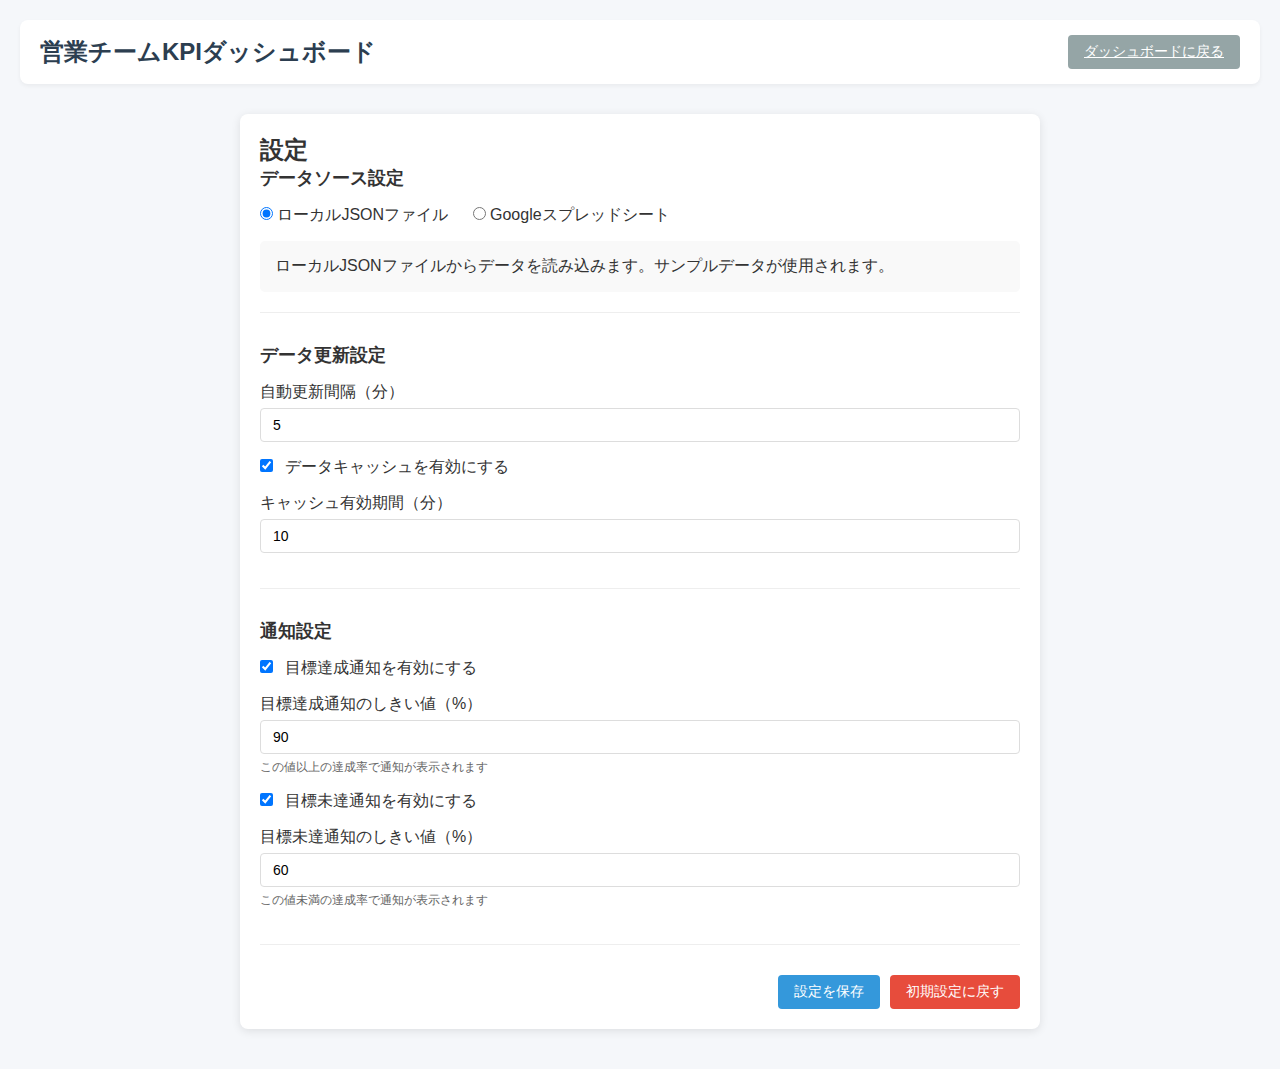
<file: settings.html>
<!DOCTYPE html>
<html lang="ja">
<head>
  <meta charset="UTF-8">
  <meta name="viewport" content="width=device-width, initial-scale=1.0">
  <title>営業チームKPIダッシュボード - 設定</title>
  <link rel="stylesheet" href="css/styles.css">
  <link rel="stylesheet" href="css/settings.css">
</head>
<body>
  <header class="dashboard-header">
    <div class="logo">
      <h1>営業チームKPIダッシュボード</h1>
    </div>
    <div class="header-actions">
      <a href="index.html" class="btn btn-secondary">ダッシュボードに戻る</a>
    </div>
  </header>

  <main class="settings-container">
    <h2>設定</h2>
    
    <div class="settings-section">
      <h3>データソース設定</h3>
      
      <div class="settings-option">
        <label>
          <input type="radio" name="data-source" value="local" checked> ローカルJSONファイル
        </label>
        <label>
          <input type="radio" name="data-source" value="spreadsheet"> Googleスプレッドシート
        </label>
      </div>
      
      <div id="local-settings" class="data-source-settings">
        <p>ローカルJSONファイルからデータを読み込みます。サンプルデータが使用されます。</p>
      </div>
      
      <div id="spreadsheet-settings" class="data-source-settings" style="display: none;">
        <div class="form-group">
          <label for="api-key">Google API キー</label>
          <input type="text" id="api-key" placeholder="Google Sheets APIキーを入力">
          <p class="help-text">Google Cloud Consoleで取得したAPIキーを入力してください。</p>
        </div>
        
        <div class="form-group">
          <label for="spreadsheet-id">スプレッドシートID</label>
          <input type="text" id="spreadsheet-id" placeholder="スプレッドシートIDを入力">
          <p class="help-text">スプレッドシートのURLから取得できます。例: https://docs.google.com/spreadsheets/d/[スプレッドシートID]/edit</p>
        </div>
        
        <div class="form-group">
          <label for="weekly-sheet">週次データシート名</label>
          <input type="text" id="weekly-sheet" value="Weekly" placeholder="シート名を入力">
        </div>
        
        <div class="form-group">
          <label for="monthly-sheet">月次データシート名</label>
          <input type="text" id="monthly-sheet" value="Monthly" placeholder="シート名を入力">
        </div>
        
        <div class="form-group">
          <label for="members-sheet">担当者データシート名</label>
          <input type="text" id="members-sheet" value="Members" placeholder="シート名を入力">
        </div>
        
        <div class="form-group">
          <button id="test-connection" class="btn btn-secondary">接続テスト</button>
        </div>
      </div>
    </div>
    
    <div class="settings-section">
      <h3>データ更新設定</h3>
      
      <div class="form-group">
        <label for="refresh-interval">自動更新間隔（分）</label>
        <input type="number" id="refresh-interval" min="1" max="60" value="5">
      </div>
      
      <div class="form-group">
        <label>
          <input type="checkbox" id="enable-cache" checked> データキャッシュを有効にする
        </label>
      </div>
      
      <div class="form-group">
        <label for="cache-expiry">キャッシュ有効期間（分）</label>
        <input type="number" id="cache-expiry" min="1" max="60" value="10">
      </div>
    </div>
    
    <div class="settings-section">
      <h3>通知設定</h3>
      
      <div class="form-group">
        <label>
          <input type="checkbox" id="enable-goal-alert" checked> 目標達成通知を有効にする
        </label>
      </div>
      
      <div class="form-group">
        <label for="goal-threshold">目標達成通知のしきい値（%）</label>
        <input type="number" id="goal-threshold" min="1" max="100" value="90">
        <p class="help-text">この値以上の達成率で通知が表示されます</p>
      </div>
      
      <div class="form-group">
        <label>
          <input type="checkbox" id="enable-warning-alert" checked> 目標未達通知を有効にする
        </label>
      </div>
      
      <div class="form-group">
        <label for="warning-threshold">目標未達通知のしきい値（%）</label>
        <input type="number" id="warning-threshold" min="1" max="100" value="60">
        <p class="help-text">この値未満の達成率で通知が表示されます</p>
      </div>
    </div>
    
    <div class="settings-actions">
      <button id="save-settings" class="btn btn-primary">設定を保存</button>
      <button id="reset-settings" class="btn btn-danger">初期設定に戻す</button>
    </div>
  </main>

  <div id="notification-container"></div>

  <!-- スクリプト -->
  <script src="js/config.js"></script>
  <script src="js/notification-utils.js"></script>
  <script src="js/api-service.js"></script>
  <script src="js/settings.js"></script>
</body>
</html>
</file>
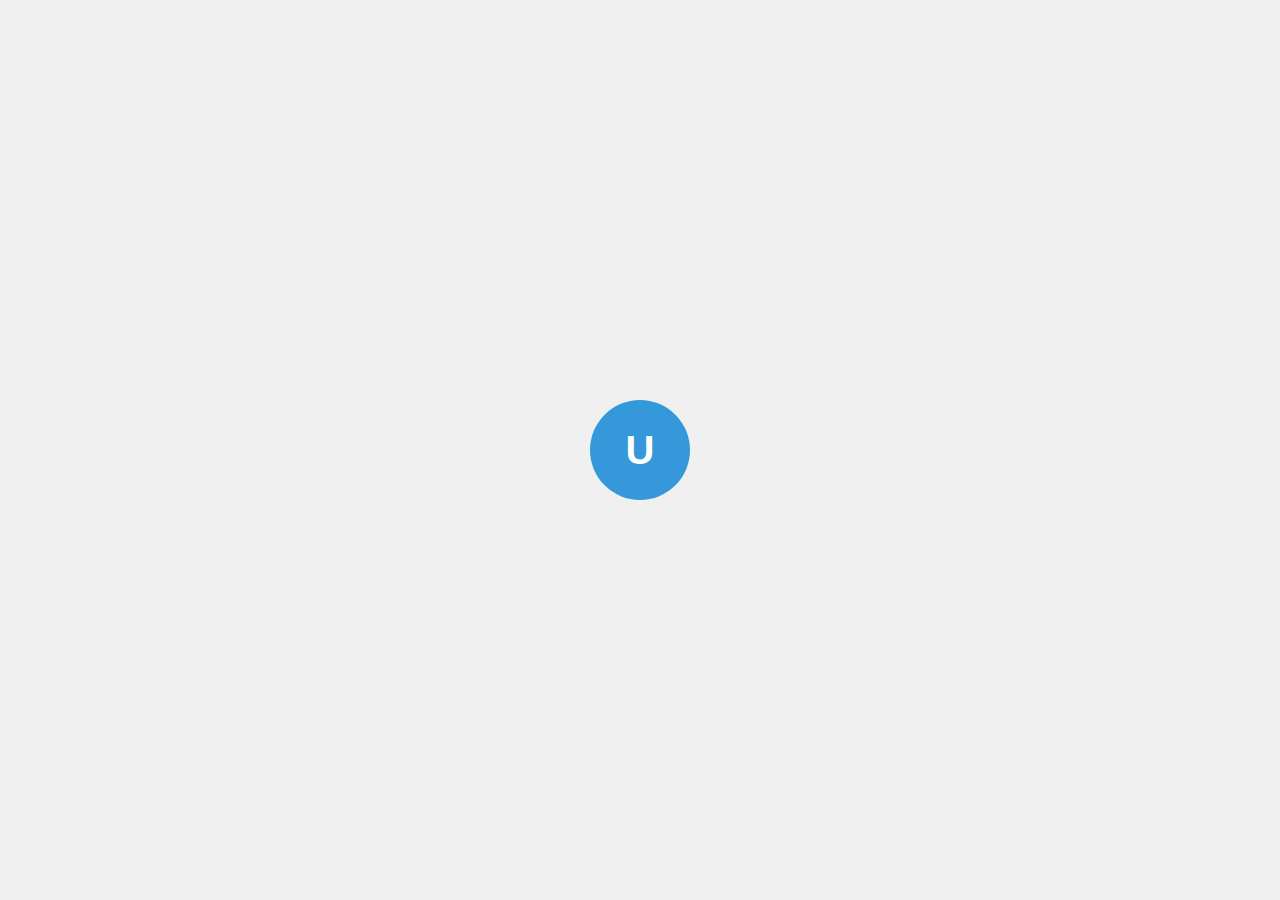
<file: images/avatar-placeholder.html>
<!DOCTYPE html>
<html>
<head>
  <title>Avatar Placeholder</title>
  <style>
    body {
      margin: 0;
      padding: 0;
      display: flex;
      justify-content: center;
      align-items: center;
      height: 100vh;
      background-color: #f0f0f0;
    }
    .avatar {
      width: 100px;
      height: 100px;
      border-radius: 50%;
      background-color: #3498db;
      display: flex;
      justify-content: center;
      align-items: center;
      color: white;
      font-family: Arial, sans-serif;
      font-size: 40px;
      font-weight: bold;
    }
  </style>
</head>
<body>
  <div class="avatar">U</div>
</body>
</html>
</file>
<file: css/styles.css>
* {
  box-sizing: border-box;
  margin: 0;
  padding: 0;
  font-family: 'Helvetica Neue', Arial, 'Hiragino Kaku Gothic ProN', 'Hiragino Sans', Meiryo, sans-serif;
}

body {
  background-color: #f5f7fa;
  color: #333;
  padding: 20px;
}

.container {
  max-width: 1200px;
  margin: 0 auto;
}

header {
  display: flex;
  flex-wrap: wrap;
  justify-content: space-between;
  align-items: center;
  margin-bottom: 30px;
  background-color: #fff;
  padding: 15px 20px;
  border-radius: 8px;
  box-shadow: 0 2px 4px rgba(0,0,0,0.05);
}

h1 {
  font-size: 24px;
  color: #2c3e50;
  margin-right: 20px;
  white-space: nowrap;
}

.connection-status {
  display: flex;
  align-items: center;
  margin-right: 15px;
}

.controls {
  display: flex;
  flex-wrap: wrap;
  gap: 15px;
  align-items: center;
  margin-top: 10px;
}

@media (min-width: 768px) {
  .controls {
    margin-top: 0;
  }
}

.view-toggle, .period-selector {
  display: flex;
  align-items: center;
  white-space: nowrap;
}

.controls span {
  margin-right: 8px;
  font-size: 14px;
  color: #7f8c8d;
}

.controls select {
  padding: 6px 10px;
  border: 1px solid #ddd;
  border-radius: 4px;
  background-color: #fff;
  font-size: 14px;
  min-width: 120px;
}

.actions {
  display: flex;
  align-items: center;
  gap: 10px;
}

.btn {
  padding: 8px 12px;
  border: none;
  border-radius: 4px;
  background-color: #3498db;
  color: white;
  cursor: pointer;
  font-size: 14px;
  display: flex;
  align-items: center;
  justify-content: center;
  transition: background-color 0.3s;
}

.btn:hover {
  background-color: #2980b9;
}

.login-btn {
  background-color: #2ecc71;
}

.login-btn:hover {
  background-color: #27ae60;
}

/* タブ切り替え用スタイル */
.tab-container {
  display: none;
}

.tab-container.active {
  display: block;
}

/* KPIカード */
.kpi-cards {
  display: grid;
  grid-template-columns: repeat(auto-fit, minmax(200px, 1fr));
  gap: 20px;
  margin-bottom: 30px;
}

.kpi-card {
  background-color: #fff;
  border-radius: 8px;
  padding: 20px;
  text-align: center;
  box-shadow: 0 2px 4px rgba(0,0,0,0.05);
  transition: transform 0.3s;
}

.kpi-card:hover {
  transform: translateY(-5px);
  box-shadow: 0 5px 15px rgba(0,0,0,0.1);
}

.kpi-title {
  font-size: 14px;
  color: #7f8c8d;
  margin-bottom: 10px;
}

.kpi-value {
  font-size: 28px;
  font-weight: bold;
  color: #2c3e50;
  margin-bottom: 5px;
}

.kpi-change {
  font-size: 12px;
  display: flex;
  align-items: center;
  justify-content: center;
}

.positive {
  color: #27ae60;
}

.negative {
  color: #e74c3c;
}

/* チャート */
.chart-container {
  display: grid;
  grid-template-columns: 2fr 1fr;
  gap: 20px;
  margin-bottom: 30px;
}

.chart-card {
  background-color: #fff;
  border-radius: 8px;
  padding: 20px;
  box-shadow: 0 2px 4px rgba(0,0,0,0.05);
  position: relative;
  height: 400px;
  overflow: hidden;
}

.chart-card h3 {
  font-size: 18px;
  color: #2c3e50;
  margin-bottom: 15px;
}

.chart-card canvas {
  max-height: 350px;
  width: 100% !important;
  height: auto !important;
}

/* チャートコンテナのスタイル */
.chart-card > div {
  position: relative;
  width: 100%;
  height: 100%;
  max-height: 350px;
}

/* 目標達成状況 */
.goals-container {
  background-color: #fff;
  border-radius: 8px;
  padding: 20px;
  box-shadow: 0 2px 4px rgba(0,0,0,0.05);
  margin-bottom: 30px;
}

.goals-container h3 {
  font-size: 18px;
  color: #2c3e50;
  margin-bottom: 15px;
}

.goal-item {
  margin-bottom: 15px;
}

.goal-header {
  display: flex;
  justify-content: space-between;
  margin-bottom: 5px;
}

.goal-title {
  font-size: 14px;
  color: #2c3e50;
}

.goal-value {
  font-size: 14px;
  color: #7f8c8d;
}

.progress-container {
  width: 100%;
  background-color: #ecf0f1;
  border-radius: 10px;
  height: 8px;
}

.progress-bar {
  height: 8px;
  border-radius: 10px;
}

.progress-good {
  background-color: #27ae60;
}

.progress-warning {
  background-color: #f39c12;
}

.progress-danger {
  background-color: #e74c3c;
}

/* 契約金額分布チャートのコンテナ */
.goals-container > div {
  position: relative;
  width: 100%;
  height: 100%;
}

/* 担当者タブ */
.member-header {
  display: flex;
  justify-content: space-between;
  align-items: center;
  margin-bottom: 20px;
}

.member-tabs {
  display: flex;
  gap: 10px;
}

.member-tab {
  padding: 8px 15px;
  background-color: #ecf0f1;
  border-radius: 4px;
  cursor: pointer;
  font-size: 14px;
  transition: all 0.3s;
}

.member-tab.active {
  background-color: #3498db;
  color: #fff;
}

/* 担当者比較 */
.member-comparison {
  display: grid;
  grid-template-columns: 2fr 1fr;
  gap: 20px;
  margin-bottom: 30px;
}

.activity-metrics {
  background-color: #fff;
  border-radius: 8px;
  padding: 20px;
  box-shadow: 0 2px 4px rgba(0,0,0,0.05);
}

.activity-metrics h3 {
  font-size: 18px;
  color: #2c3e50;
  margin-bottom: 15px;
}

.metric-row {
  display: flex;
  justify-content: space-between;
  margin-bottom: 10px;
  padding-bottom: 10px;
  border-bottom: 1px solid #ecf0f1;
}

.metric-title {
  font-size: 14px;
  color: #2c3e50;
}

.metric-value {
  font-size: 14px;
  color: #2c3e50;
  font-weight: bold;
}

.metric-target {
  font-size: 12px;
  color: #7f8c8d;
  font-weight: normal;
}

/* 通知コンテナ */
#notification-container {
  position: fixed;
  top: 20px;
  right: 20px;
  z-index: 1000;
  width: 300px;
}

.notification {
  background-color: #fff;
  border-radius: 8px;
  padding: 15px;
  margin-bottom: 10px;
  box-shadow: 0 2px 10px rgba(0,0,0,0.1);
  display: flex;
  align-items: center;
  animation: slideIn 0.3s ease-out forwards;
  max-width: 100%;
  overflow: hidden;
}

@keyframes slideIn {
  from {
    transform: translateX(100%);
    opacity: 0;
  }
  to {
    transform: translateX(0);
    opacity: 1;
  }
}

.notification-icon {
  margin-right: 10px;
  flex-shrink: 0;
}

.notification-content {
  flex-grow: 1;
}

.notification-title {
  font-weight: bold;
  margin-bottom: 5px;
  color: #2c3e50;
}

.notification-message {
  font-size: 14px;
  color: #7f8c8d;
}

.notification-close {
  cursor: pointer;
  color: #bdc3c7;
  margin-left: 10px;
  flex-shrink: 0;
}

.notification-success {
  border-left: 4px solid #27ae60;
}

.notification-info {
  border-left: 4px solid #3498db;
}

.notification-warning {
  border-left: 4px solid #f39c12;
}

.notification-error {
  border-left: 4px solid #e74c3c;
}

/* レスポンシブ対応 */
@media (max-width: 768px) {
  header {
    flex-direction: column;
    align-items: flex-start;
  }
  
  .controls {
    margin-top: 15px;
    flex-wrap: wrap;
  }
  
  .chart-container, .member-comparison {
    grid-template-columns: 1fr;
  }
  
  .chart-card {
    height: 350px;
  }
  
  .chart-card canvas {
    max-height: 300px;
  }
}

/* 設定リンク */
.settings-link {
  display: flex;
  align-items: center;
  justify-content: center;
  width: 40px;
  height: 40px;
  background-color: #f5f7fa;
  border-radius: 50%;
  color: #7f8c8d;
  text-decoration: none;
  transition: all 0.3s;
}

.settings-link:hover {
  background-color: #ecf0f1;
  color: #2c3e50;
}

/* エクスポートボタン */
.export-buttons {
  display: flex;
  gap: 5px;
}

.export-btn {
  padding: 8px 12px;
  background-color: #3498db;
  color: #fff;
  border: none;
  border-radius: 4px;
  cursor: pointer;
  font-size: 14px;
  transition: background-color 0.3s;
}

.export-btn:hover {
  background-color: #2980b9;
}
</file>
<file: css/settings.css>
/* 設定画面のスタイル */
.settings-container {
  max-width: 800px;
  margin: 20px auto;
  padding: 20px;
  background-color: #fff;
  border-radius: 8px;
  box-shadow: 0 2px 10px rgba(0, 0, 0, 0.1);
}

.settings-section {
  margin-bottom: 30px;
  padding-bottom: 20px;
  border-bottom: 1px solid #eee;
}

.settings-section h3 {
  margin-top: 0;
  margin-bottom: 15px;
  color: #333;
  font-size: 18px;
}

.settings-option {
  margin-bottom: 15px;
}

.settings-option label {
  margin-right: 20px;
  cursor: pointer;
}

.data-source-settings {
  margin-top: 15px;
  padding: 15px;
  background-color: #f9f9f9;
  border-radius: 5px;
}

.form-group {
  margin-bottom: 15px;
}

.form-group label {
  display: block;
  margin-bottom: 5px;
  font-weight: 500;
}

.form-group input[type="text"],
.form-group input[type="number"] {
  width: 100%;
  padding: 8px 12px;
  border: 1px solid #ddd;
  border-radius: 4px;
  font-size: 14px;
}

.form-group input[type="checkbox"] {
  margin-right: 8px;
}

.help-text {
  margin-top: 5px;
  font-size: 12px;
  color: #666;
}

.settings-actions {
  display: flex;
  justify-content: flex-end;
  gap: 10px;
  margin-top: 20px;
}

.btn {
  padding: 8px 16px;
  border: none;
  border-radius: 4px;
  font-size: 14px;
  cursor: pointer;
  transition: background-color 0.3s;
}

.btn-primary {
  background-color: #3498db;
  color: white;
}

.btn-primary:hover {
  background-color: #2980b9;
}

.btn-secondary {
  background-color: #95a5a6;
  color: white;
}

.btn-secondary:hover {
  background-color: #7f8c8d;
}

.btn-danger {
  background-color: #e74c3c;
  color: white;
}

.btn-danger:hover {
  background-color: #c0392b;
}
</file>
